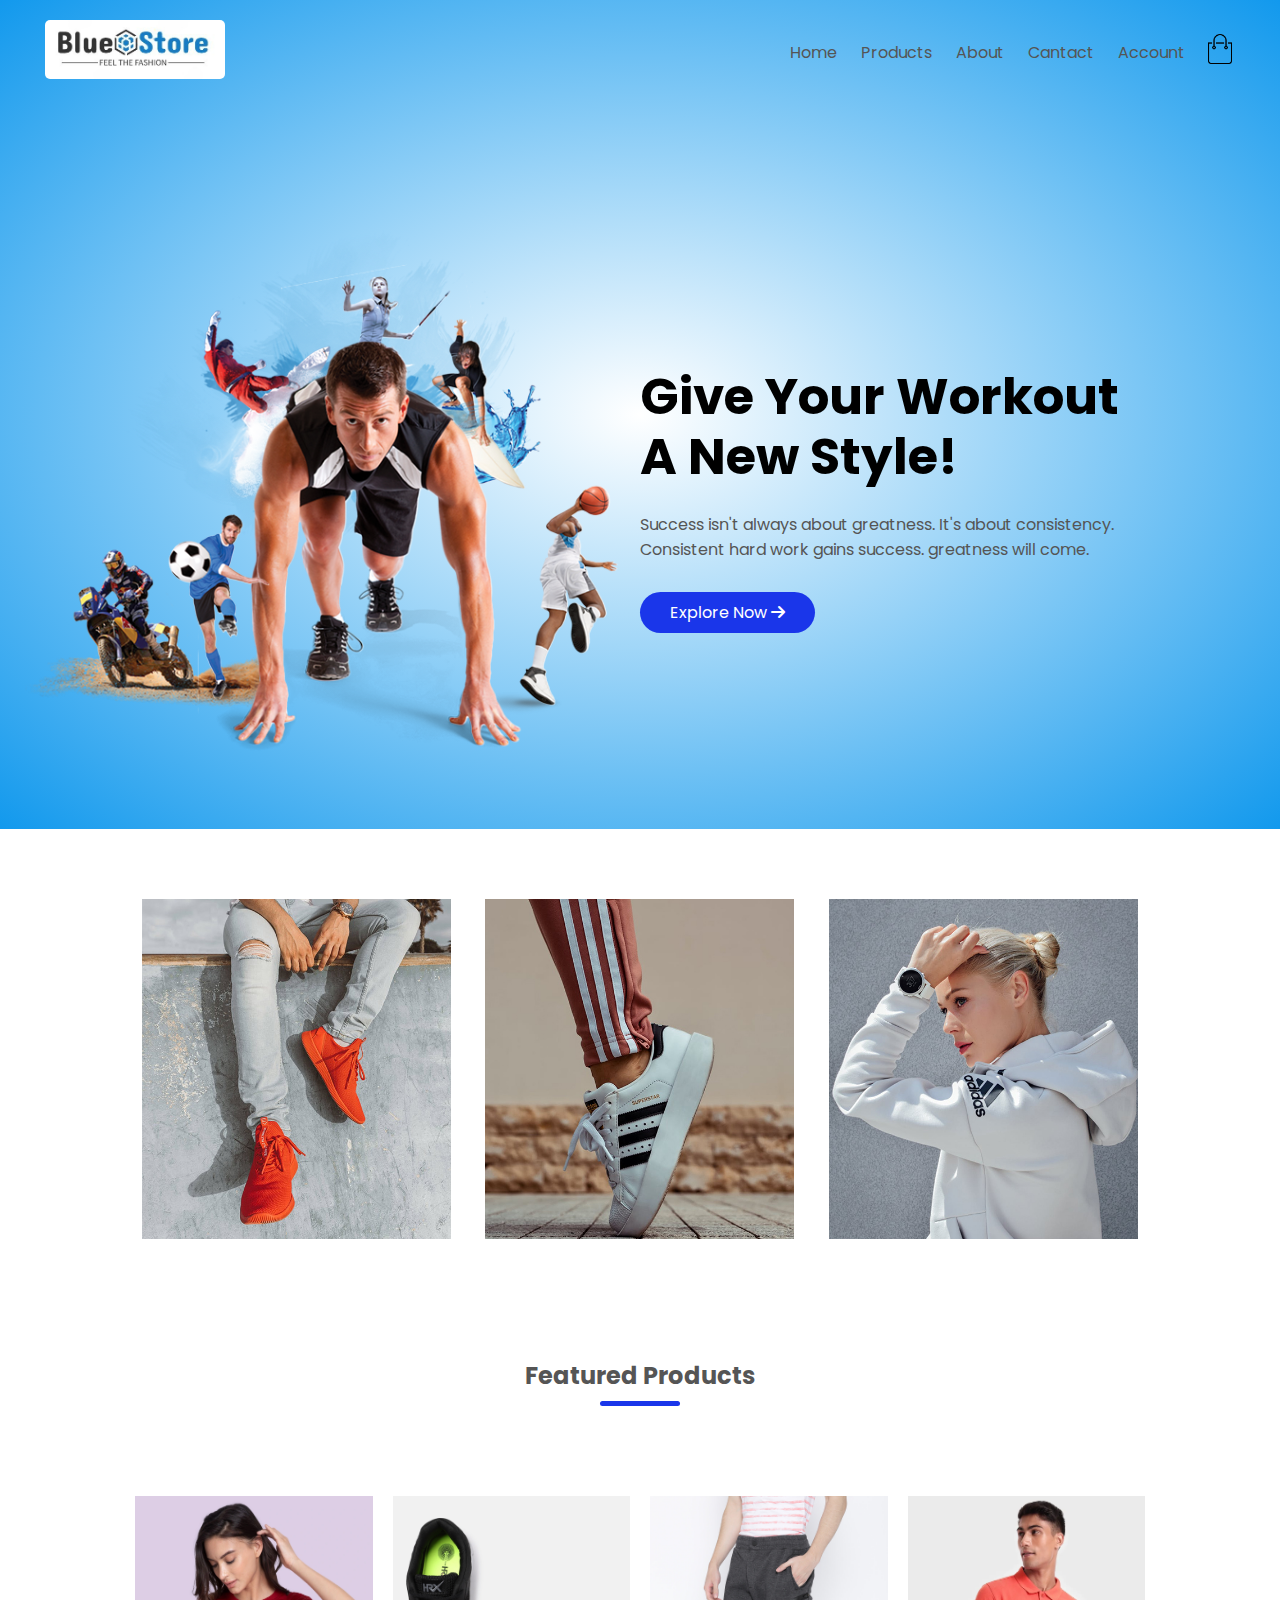
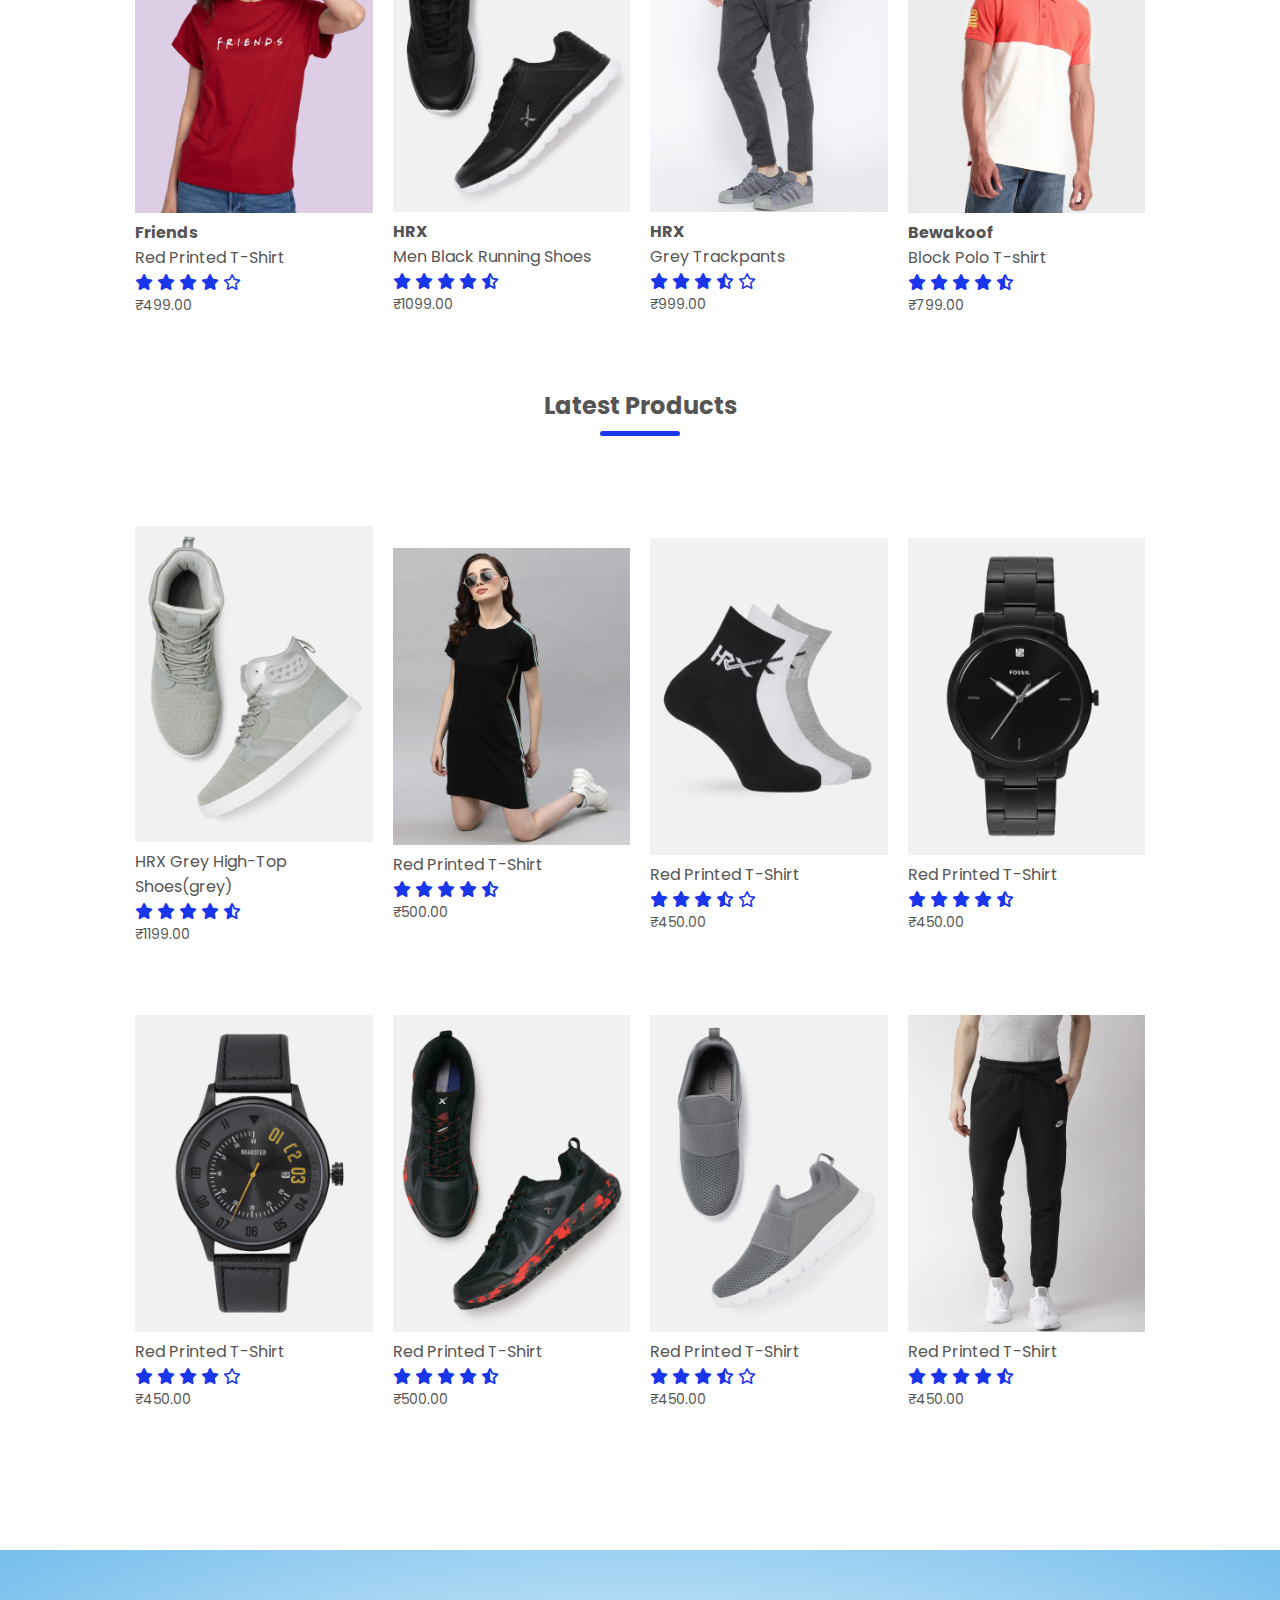
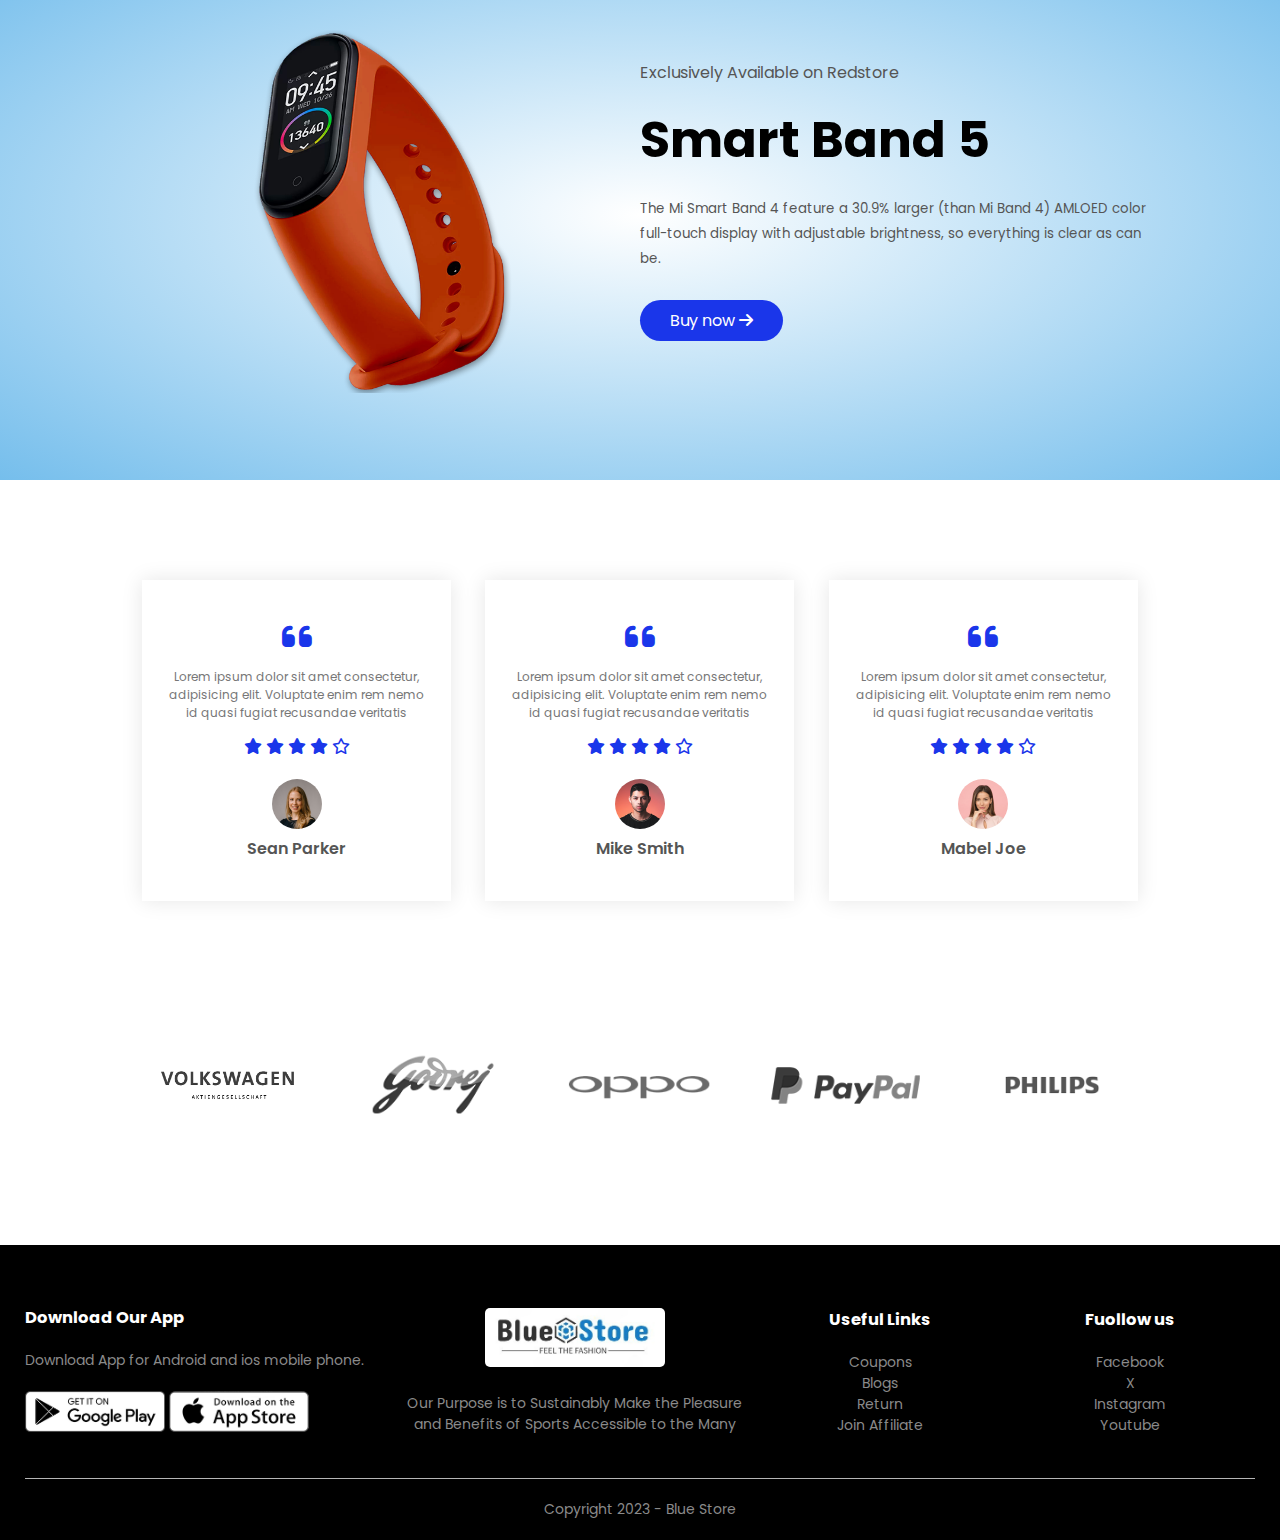
<file: index.html>
<!DOCTYPE html>
<html lang="en">
<head>
    <meta charset="UTF-8">
    <meta name="viewport" content="width=device-width, initial-scale=1.0">
    <title>Ecommerce</title>
    <link rel="icon" href="imgs/icon.png">
    <link rel="stylesheet" href="./style.css">
    <link rel="preconnect" href="https://fonts.googleapis.com">
    <link rel="preconnect" href="https://fonts.gstatic.com" crossorigin>
    <link href="https://fonts.googleapis.com/css2?family=Poppins:wght@300;400;500;600;700&display=swap" rel="stylesheet">
    <link rel="stylesheet" href="https://cdnjs.cloudflare.com/ajax/libs/font-awesome/6.4.2/css/all.min.css"/>
</head>
<body>

    <!------------- header section -------------->
    <div class="header">
        <div class="container">
            <div class="navbar"> 
                <div class="logo">
                    <a href="index.html"><img id="logo" src="imgs/blue-store.PNG" width="125px"></a>
                </div>
                <nav>
                    <ul id="MenuItems">
                        <li><a href="index.html">Home</a></li>
                        <li><a href="products.html">Products</a></li>
                        <li><a href="#about">About</a></li>
                        <li><a href="#contact">Cantact</a></li>
                        <li><a href="account.html">Account</a></li>
                    </ul>
                </nav>
                <a href="cart.html"><img src="imgs/cart.png" width="30px" height="30px"></a>
                <img src="imgs/menu.png" class="menu-icon" onclick="menutoggle()">
            </div>
            <div class="row">
                <div class="col-2">
                    <img src="imgs-copy/image1.png" alt="">
                </div>
                <div class="col-2">
                    <h1>Give Your Workout<br> A New Style!</h1>
                    <p>
                        Success isn't always about greatness. It's about
                        consistency. <br>Consistent hard work gains success. greatness
                        will come.
                    </p>
                    <a href="products.html" class="btn">Explore Now <i class="fa-solid fa-arrow-right"></i></a>
                </div>
            </div>
        </div>
    </div>

    <!----------- featured categories section -------------->
    <div class="categories">
        <div class="small-container">
            <div class="row">
                <div class="col-3">
                    <img src="imgs/category-1.jpg" alt="">
                </div>
                <div class="col-3">
                    <img src="imgs/category-2.jpg" alt="">
                </div>
                <div class="col-3">
                    <img src="imgs/category-3.jpg" alt="">
                </div>
            </div>
        </div>
    </div>

    <!----------- featured products ------------>
    <div class="small-container">
        <h2 class="title">Featured Products</h2>
        <div class="row">
            <div class="col-4">
                <a href="product-details.html"><img src="imgs-copy/product-1.jpg" height="317"></a>
                <a href="product-details.html">
                    <h4><b>Friends</b><br>Red Printed T-Shirt</h4>
                </a>
                <div class="rating">
                    <i class="fa fa-star"></i>
                    <i class="fa fa-star"></i>
                    <i class="fa fa-star"></i>
                    <i class="fa fa-star"></i>
                    <i class="fa fa-regular fa-star"></i>
                </div>
                <p>₹499.00</p>
            </div>
            <div class="col-4">
                <img src="imgs/product-2.jpg" alt="">
                <h4><b>HRX</b><br>Men Black Running Shoes</h4>
                <div class="rating">
                    <i class="fa fa-star"></i>
                    <i class="fa fa-star"></i>
                    <i class="fa fa-star"></i>
                    <i class="fa fa-star"></i>
                    <i class="fa fa-solid fa-star-half-stroke"></i>
                </div>
                <p>₹1099.00</p>
            </div>
            <div class="col-4">
                <img src="imgs/product-3.jpg" alt="">
                <h4><b>HRX</b><br>Grey Trackpants</h4>
                <div class="rating">
                    <i class="fa fa-star"></i>
                    <i class="fa fa-star"></i>
                    <i class="fa fa-star"></i>
                    <i class="fa fa-solid fa-star-half-stroke"></i>
                    <i class="fa fa-regular fa-star"></i>
                </div>
                <p>₹999.00</p>
            </div>
            <div class="col-4">
                <img src="imgs-copy/product-4.jpg" height="317">
                <h4><b>Bewakoof</b><br>Block Polo T-shirt</h4>
                <div class="rating">
                    <i class="fa fa-star"></i>
                    <i class="fa fa-star"></i>
                    <i class="fa fa-star"></i>
                    <i class="fa fa-star"></i>
                    <i class="fa fa-solid fa-star-half-stroke"></i>
                </div>
                <p>₹799.00</p>
            </div>
        </div>

        <h2 class="title">Latest Products</h2>
        <div class="row">
            <div class="col-4">
                <img src="imgs/product-5.jpg" alt="">
                <h4>HRX Grey High-Top Shoes(grey)</h4>
                <div class="rating">
                    <i class="fa fa-star"></i>
                    <i class="fa fa-star"></i>
                    <i class="fa fa-star"></i>
                    <i class="fa fa-star"></i>
                    <i class="fa fa-solid fa-star-half-stroke"></i>
                </div>
                <p>₹1199.00</p>
            </div>
            <div class="col-4">
                <img src="imgs-copy/product-6.jpg" alt="">
                <h4>Red Printed T-Shirt</h4>
                <div class="rating">
                    <i class="fa fa-star"></i>
                    <i class="fa fa-star"></i>
                    <i class="fa fa-star"></i>
                    <i class="fa fa-star"></i>
                    <i class="fa fa-solid fa-star-half-stroke"></i>
                </div>
                <p>₹500.00</p>
            </div>
            <div class="col-4">
                <img src="imgs/product-7.jpg" alt="">
                <h4>Red Printed T-Shirt</h4>
                <div class="rating">
                    <i class="fa fa-star"></i>
                    <i class="fa fa-star"></i>
                    <i class="fa fa-star"></i>
                    <i class="fa fa-solid fa-star-half-stroke"></i>
                    <i class="fa fa-regular fa-star"></i>
                </div>
                <p>₹450.00</p>
            </div>
            <div class="col-4">
                <img src="imgs/product-8.jpg" alt="">
                <h4>Red Printed T-Shirt</h4>
                <div class="rating">
                    <i class="fa fa-star"></i>
                    <i class="fa fa-star"></i>
                    <i class="fa fa-star"></i>
                    <i class="fa fa-star"></i>
                    <i class="fa fa-solid fa-star-half-stroke"></i>
                </div>
                <p>₹450.00</p>
            </div>
        </div>
        <div class="row">
            <div class="col-4">
                <img src="imgs/product-9.jpg" alt="">
                <h4>Red Printed T-Shirt</h4>
                <div class="rating">
                    <i class="fa fa-star"></i>
                    <i class="fa fa-star"></i>
                    <i class="fa fa-star"></i>
                    <i class="fa fa-star"></i>
                    <i class="fa fa-regular fa-star"></i>
                </div>
                <p>₹450.00</p>
            </div>
            <div class="col-4">
                <img src="imgs/product-10.jpg" alt="">
                <h4>Red Printed T-Shirt</h4>
                <div class="rating">
                    <i class="fa fa-star"></i>
                    <i class="fa fa-star"></i>
                    <i class="fa fa-star"></i>
                    <i class="fa fa-star"></i>
                    <i class="fa fa-solid fa-star-half-stroke"></i>
                </div>
                <p>₹500.00</p>
            </div>
            <div class="col-4">
                <img src="imgs/product-11.jpg" alt="">
                <h4>Red Printed T-Shirt</h4>
                <div class="rating">
                    <i class="fa fa-star"></i>
                    <i class="fa fa-star"></i>
                    <i class="fa fa-star"></i>
                    <i class="fa fa-solid fa-star-half-stroke"></i>
                    <i class="fa fa-regular fa-star"></i>
                </div>
                <p>₹450.00</p>
            </div>
            <div class="col-4">
                <img src="imgs/product-12.jpg" alt="">
                <h4>Red Printed T-Shirt</h4>
                <div class="rating">
                    <i class="fa fa-star"></i>
                    <i class="fa fa-star"></i>
                    <i class="fa fa-star"></i>
                    <i class="fa fa-star"></i>
                    <i class="fa fa-solid fa-star-half-stroke"></i>
                </div>
                <p>₹450.00</p>
            </div>
        </div>
    </div>

    <!---------- offer ----------->
    <div class="offer">
        <div class="small-container">
            <div class="row">
                <div class="col-2">
                    <img src="imgs/exclusive.png" class="offer-img">
                </div>
                <div class="col-2">
                    <p>Exclusively Available on Redstore</p>
                    <h1>Smart Band 5</h1>
                    <small>The Mi Smart Band 4 feature a 30.9% larger 
                        (than Mi Band 4) AMLOED color full-touch display 
                        with adjustable brightness, so everything is clear as can be.
                    </small><br>
                    <a href="" class="btn">Buy now <i class="fa-solid fa-arrow-right"></i></a>
                </div>
            </div>
        </div>
    </div>


    <!------------ testimonial --------------->

    <div class="testimonial" id="about">
        <div class="small-container">
            <div class="row">
                <div class="col-3">
                    <i class="fa fa-quote-left"></i>
                    <p>Lorem ipsum dolor sit amet consectetur, adipisicing elit. Voluptate enim rem nemo 
                        id quasi fugiat recusandae veritatis
                    </p>
                    <div class="rating">
                        <i class="fa fa-star"></i>
                        <i class="fa fa-star"></i>
                        <i class="fa fa-star"></i>
                        <i class="fa fa-star"></i>
                        <i class="fa fa-regular fa-star"></i>
                    </div>
                    <img src="imgs/user-1.png" alt="">
                    <h3>Sean Parker</h3>
                </div>
                <div class="col-3">
                    <i class="fa fa-quote-left"></i>
                    <p>Lorem ipsum dolor sit amet consectetur, adipisicing elit. Voluptate enim rem nemo 
                        id quasi fugiat recusandae veritatis
                    </p>
                    <div class="rating">
                        <i class="fa fa-star"></i>
                        <i class="fa fa-star"></i>
                        <i class="fa fa-star"></i>
                        <i class="fa fa-star"></i>
                        <i class="fa fa-regular fa-star"></i>
                    </div>
                    <img src="imgs/user-2.png" alt="">
                    <h3>Mike Smith</h3>
                </div>
                <div class="col-3">
                    <i class="fa fa-quote-left"></i>
                    <p>Lorem ipsum dolor sit amet consectetur, adipisicing elit. Voluptate enim rem nemo 
                        id quasi fugiat recusandae veritatis
                    </p>
                    <div class="rating">
                        <i class="fa fa-star"></i>
                        <i class="fa fa-star"></i>
                        <i class="fa fa-star"></i>
                        <i class="fa fa-star"></i>
                        <i class="fa fa-regular fa-star"></i>
                    </div>
                    <img src="imgs/user-3.png" alt="">
                    <h3>Mabel Joe</h3>
                </div>
            </div>
        </div>
    </div> 

    <!------------ brands --------------->

    <div class="brands">
        <div class="small-container">
            <div class="row">
                <div class="col-5">
                    <img src="imgs/logo-vw.png" width="180px">
                </div>
                <div class="col-5">
                    <img src="imgs/logo-godrej.png" width="180px">
                </div>
                <div class="col-5">
                    <img src="imgs/logo-oppo.png" alt="">
                </div>
                <div class="col-5">
                    <img src="imgs/logo-paypal.png" alt="">
                </div>
                <div class="col-5">
                    <img src="imgs/logo-philips.png" alt="">
                </div>
            </div>
        </div>
    </div>

    <!---------- footer ------------>

    <div class="footer" id="contact">
        <div class="container">
            <div class="row">
                <div class="footer-col-1">
                    <h3>Download Our App</h3>
                    <p>Download App for Android and ios mobile phone.</p>
                    <div class="app-logo">
                        <img src="imgs/play-store.png" alt="">
                        <img src="imgs/app-store.png" alt="">
                    </div>
                </div>
                <div class="footer-col-2">
                    <img src="imgs/blue-store.PNG" >
                    <p>Our Purpose is to Sustainably Make the Pleasure and
                        Benefits of Sports Accessible to the Many
                    </p>
                </div>
                <div class="footer-col-3">
                    <h3>Useful Links</h3>
                    <ul>
                        <li>Coupons</li>
                        <li>Blogs</li>
                        <li>Return</li>
                        <li>Join Affiliate</li>
                    </ul>
                </div>
                <div class="footer-col-4">
                    <h3>Fuollow us</h3>
                    <ul>
                        <li>Facebook</li>
                        <li>X</li>
                        <li>Instagram</li>
                        <li>Youtube</li>
                    </ul>
                </div>
            </div>
            <hr>
            <p class="copyright">Copyright 2023 - Blue Store</p>
        </div>
    </div>

    <!-------- JS for toggle menu ---------->

    <script>
        var MenuItems = document.getElementById("MenuItems");

        MenuItems.style.maxHeight = "0px";

        function menutoggle(){
            if(MenuItems.style.maxHeight == "0px"){
                MenuItems.style.maxHeight = "200px"
            }
            else{
                MenuItems.style.maxHeight = "0px"
            }
        }
    </script>

</body>
</html>
</file>
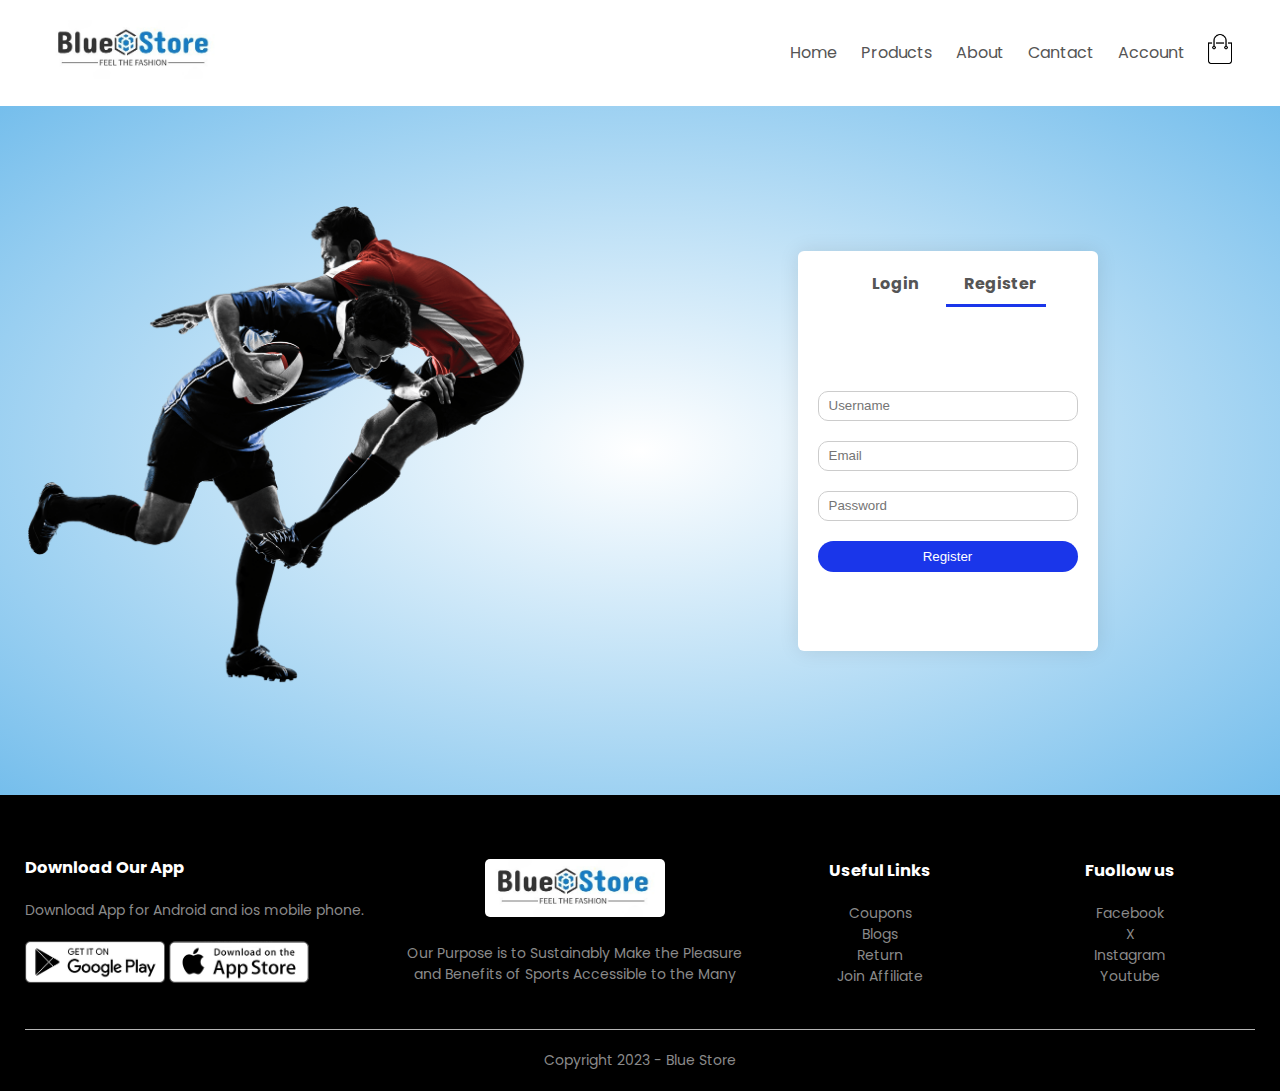
<file: account.html>
<!DOCTYPE html>
<html lang="en">
<head>
    <meta charset="UTF-8">
    <meta name="viewport" content="width=device-width, initial-scale=1.0">
    <title>Account</title>
    <link rel="icon" href="imgs/icon.png">
    <link rel="stylesheet" href="./style.css">
    <link rel="preconnect" href="https://fonts.googleapis.com">
    <link rel="preconnect" href="https://fonts.gstatic.com" crossorigin>
    <link href="https://fonts.googleapis.com/css2?family=Poppins:wght@300;400;500;600;700&display=swap" rel="stylesheet">
    <link rel="stylesheet" href="https://cdnjs.cloudflare.com/ajax/libs/font-awesome/6.4.2/css/all.min.css"/>
</head>
<body>

    <!------------- header section -------------->

        <div class="container">
            <div class="navbar"> 
                <div class="logo">
                    <a href="index.html"><img id="logo" src="imgs/blue-store.PNG" width="125px"></a>
                </div>
                <nav>
                    <ul id="MenuItems">
                        <li><a href="index.html">Home</a></li>
                        <li><a href="products.html">Products</a></li>
                        <li><a href="#">About</a></li>
                        <li><a href="#contact">Cantact</a></li>
                        <li><a href="account.html">Account</a></li>
                    </ul>
                </nav>
                <a href="cart.html"><img src="imgs/cart.png" width="30px" height="30px"></a>
                <img src="imgs/menu.png" class="menu-icon" onclick="menutoggle()">
            </div>
        </div>

    <!---------- account page ------------->

    <div class="account-page">
        <div class="container">
            <div class="row">
                <div class="col-2">
                    <img src="imgs-copy/account-page.png" width="500px">
                </div>

                <div class="col-2">
                    <div class="form-container">
                        <div class="form-btn">
                            <span onclick="login()">Login</span>
                            <span onclick="register()">Register</span>
                            <hr id="Indicator">
                        </div>

                        <form id="LoginForm">
                            <input type="text" placeholder="Username">
                            <input type="password" placeholder="Password">
                            <button type="submit" class="btn">Login</button>
                            <a href="#">Forgot Password?</a>
                        </form>

                        <form id="RegForm">
                            <input type="text" placeholder="Username">
                            <input type="email" placeholder="Email">
                            <input type="password" placeholder="Password">
                            <button type="submit" class="btn">Register</button>
                        </form>
                    </div>
                </div>
            </div>
        </div>
    </div>

    <!---------- footer ------------>

    <div class="footer" id="contact">
        <div class="container">
            <div class="row">
                <div class="footer-col-1">
                    <h3>Download Our App</h3>
                    <p>Download App for Android and ios mobile phone.</p>
                    <div class="app-logo">
                        <img src="imgs/play-store.png" alt="">
                        <img src="imgs/app-store.png" alt="">
                    </div>
                </div>
                <div class="footer-col-2">
                    <img src="imgs/blue-store.PNG" >
                    <p>Our Purpose is to Sustainably Make the Pleasure and
                        Benefits of Sports Accessible to the Many
                    </p>
                </div>
                <div class="footer-col-3">
                    <h3>Useful Links</h3>
                    <ul>
                        <li>Coupons</li>
                        <li>Blogs</li>
                        <li>Return</li>
                        <li>Join Affiliate</li>
                    </ul>
                </div>
                <div class="footer-col-4">
                    <h3>Fuollow us</h3>
                    <ul>
                        <li>Facebook</li>
                        <li>X</li>
                        <li>Instagram</li>
                        <li>Youtube</li>
                    </ul>
                </div>
            </div>
            <hr>
            <p class="copyright">Copyright 2023 - Blue Store</p>
        </div>
    </div>

    <!-------- JS for toggle menu ---------->

    <script>
        var MenuItems = document.getElementById("MenuItems");

        MenuItems.style.maxHeight = "0px";

        function menutoggle(){
            if(MenuItems.style.maxHeight == "0px"){
                MenuItems.style.maxHeight = "200px"
            }
            else{
                MenuItems.style.maxHeight = "0px"
            }
        }
    </script>

    <!------- JS for toggle Form ----------->

    <script>
        
        var LoginForm = document.getElementById("LoginForm");
        var RegForm = document.getElementById("RegForm");
        var Indicator = document.getElementById("Indicator");

        function register(){
            RegForm.style.transform = "translateX(0px)";
            LoginForm.style.transform = "translateX(0px)";
            Indicator.style.transform = "translateX(100px)";
        }

        function login(){
            RegForm.style.transform = "translateX(300px)";
            LoginForm.style.transform = "translateX(300px)";
            Indicator.style.transform = "translateX(0px)";
        }

    </script>


</body>
</html>
</file>
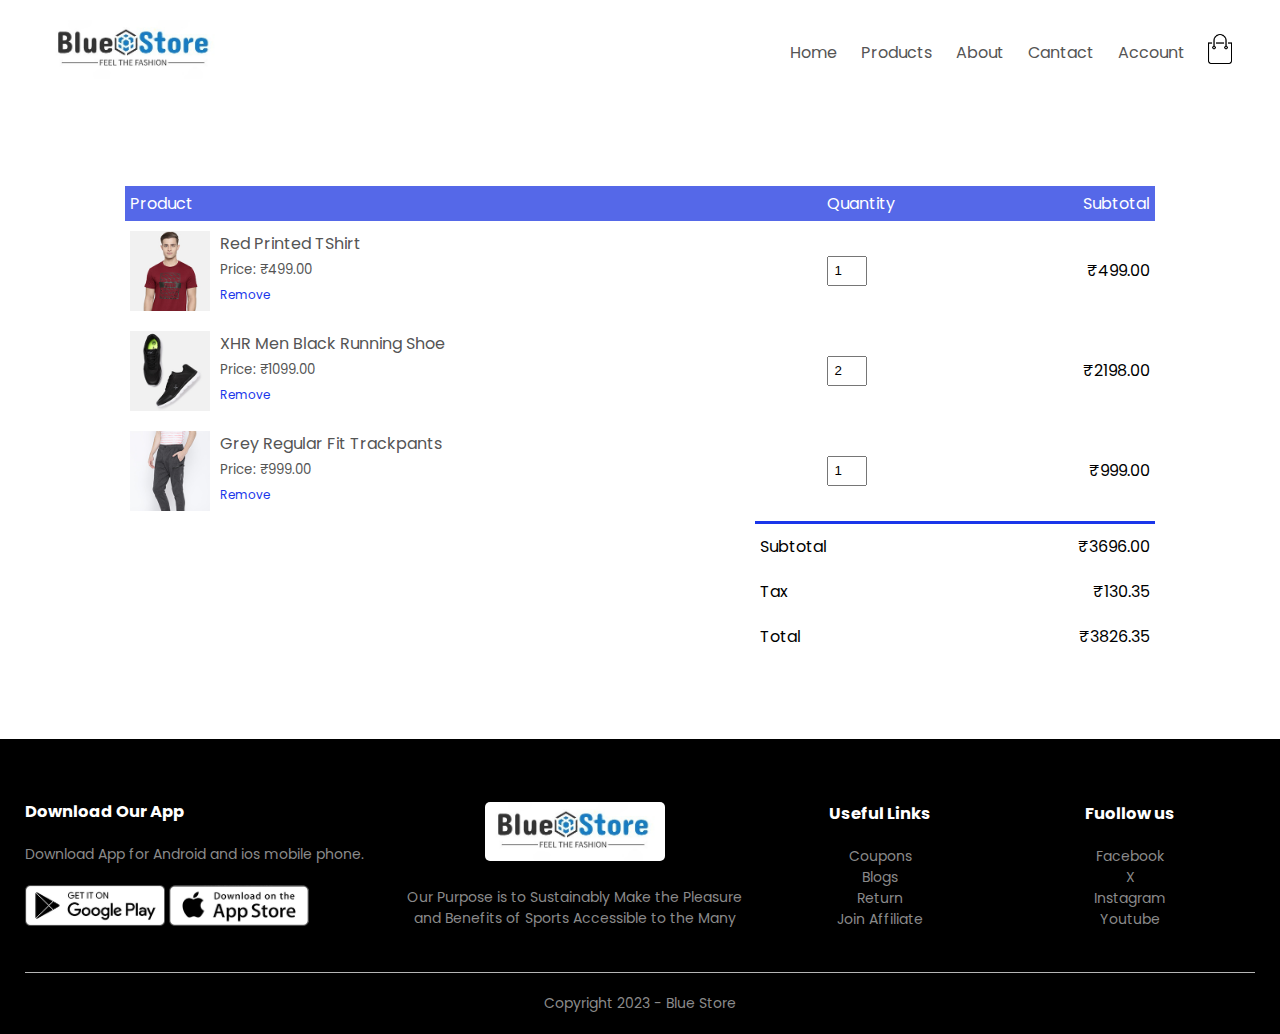
<file: cart-test.html>
<!DOCTYPE html>
<html lang="en">
<head>
    <meta charset="UTF-8">
    <meta name="viewport" content="width=device-width, initial-scale=1.0">
    <title>Cart</title>
    <link rel="icon" href="imgs/icon.png">
    <link rel="stylesheet" href="./style.css">
    <link rel="preconnect" href="https://fonts.googleapis.com">
    <link rel="preconnect" href="https://fonts.gstatic.com" crossorigin>
    <link href="https://fonts.googleapis.com/css2?family=Poppins:wght@300;400;500;600;700&display=swap" rel="stylesheet">
    <link rel="stylesheet" href="https://cdnjs.cloudflare.com/ajax/libs/font-awesome/6.4.2/css/all.min.css"/>
</head>
<body>

    <!------------- header section -------------->

        <div class="container">
            <div class="navbar"> 
                <div class="logo">
                    <a href="index.html"><img id="logo" src="imgs/blue-store.PNG" width="125px"></a>
                </div>
                <nav>
                    <ul id="MenuItems">
                        <li><a href="index.html">Home</a></li>
                        <li><a href="products.html">Products</a></li>
                        <li><a href="#">About</a></li>
                        <li><a href="#contact">Cantact</a></li>
                        <li><a href="account.html">Account</a></li>
                    </ul>
                </nav>
                <a href="cart.html"><img src="imgs/cart.png" width="30px" height="30px"></a>
                <img src="imgs/menu.png" class="menu-icon" onclick="menutoggle()">
            </div>
        </div>

    <!---------- cart items details ------------->

    <div class="small-container cart-page">

        <table>
            <tr>
                <th>Product</th>
                <th>Quantity</th>
                <th>Subtotal</th>
            </tr>
            <tr>
                <td>
                    <div class="cart-info">
                        <img src="imgs/buy-1.jpg" alt="">
                        <div>
                            <p>Red Printed TShirt</p>
                            <small>Price: ₹499.00</small>
                            <br>
                            <a href="">Remove</a>
                        </div>
                    </div>
                </td>
                <td>
                    <input onchange="calc()" type="number" value="1" id="nP1">
                </td>
                <td id="tP1">₹499.00</td>
            </tr>
            <tr>
                <td>
                    <div class="cart-info">
                        <img src="imgs/buy-2.jpg" alt="">
                        <div>
                            <p>XHR Men Black Running Shoe</p>
                            <small>Price: ₹1099.00</small>
                            <br>
                            <a href="">Remove</a>
                        </div>
                    </div>
                </td>
                <td><input onchange="calc()" type="number" value="2" id="nP2"></td>
                <td id="tP2">₹2198.00</td>
            </tr>
            <tr>
                <td>
                    <div class="cart-info">
                        <img src="imgs/buy-3.jpg" alt="">
                        <div>
                            <p>Grey Regular Fit Trackpants</p>
                            <small>Price: ₹999.00</small>
                            <br>
                            <a href="">Remove</a>
                        </div>
                    </div>
                </td>
                <td><input onchange="calc()" type="number" value="1" id="nP3"></td>
                <td id="tP3">₹999.00</td>
            </tr>
        </table>

        <div class="total-price">

            <table>
                <tr>
                    <td>Subtotal</td>
                    <td id="sub">₹3696.00</td>
                </tr>
                <tr>
                    <td>Tax</td>
                    <td>₹130.35</td>
                </tr>
                <tr>
                    <td>Total</td>
                    <td id="total">₹3826.35</td>
                </tr>
            </table>

        </div>

    </div>
    
 
    <!---------- footer ------------>

    <div class="footer" id="contact">
        <div class="container">
            <div class="row">
                <div class="footer-col-1">
                    <h3>Download Our App</h3>
                    <p>Download App for Android and ios mobile phone.</p>
                    <div class="app-logo">
                        <img src="imgs/play-store.png" alt="">
                        <img src="imgs/app-store.png" alt="">
                    </div>
                </div>
                <div class="footer-col-2">
                    <img src="imgs/blue-store.PNG" >
                    <p>Our Purpose is to Sustainably Make the Pleasure and
                        Benefits of Sports Accessible to the Many
                    </p>
                </div>
                <div class="footer-col-3">
                    <h3>Useful Links</h3>
                    <ul>
                        <li>Coupons</li>
                        <li>Blogs</li>
                        <li>Return</li>
                        <li>Join Affiliate</li>
                    </ul>
                </div>
                <div class="footer-col-4">
                    <h3>Fuollow us</h3>
                    <ul>
                        <li>Facebook</li>
                        <li>X</li>
                        <li>Instagram</li>
                        <li>Youtube</li>
                    </ul>
                </div>
            </div>
            <hr>
            <p class="copyright">Copyright 2023 - Blue Store</p>
        </div>
    </div>

    <!-------- JS for toggle menu ---------->

    <script>
        var MenuItems = document.getElementById("MenuItems");

        MenuItems.style.maxHeight = "0px";

        function menutoggle(){
            if(MenuItems.style.maxHeight == "0px"){
                MenuItems.style.maxHeight = "200px"
            }
            else{
                MenuItems.style.maxHeight = "0px"
            }
        }
    </script>

    <script>

        var nP1 = document.getElementById("nP1");
        var tP1 = document.getElementById("tP1");

        var nP2 = document.getElementById("nP2");
        var tP2 = document.getElementById("tP2");

        var sub = document.getElementById("sub");
        var total = document.getElementById("total");

        function calc(){
            var i = nP1.value;
            var op1 = 499*i;
            val1 = "₹" + op1 + ".00"
            tP1.innerHTML = val1;
            nP1.innerHTML = i;

            var j = nP2.value;
            var op2 = 1099*j
            val2 = "₹" + op2 + ".00"
            tP2.innerHTML = val2;
            nP2.innerHTML = j;

            var k = nP3.value;
            var op3 = 999*k;
            val3 = "₹" + op3 + ".00"
            tP3.innerHTML = val3;
            nP3.innerHTML = k;

            var sTotal = op1+op2+op3;
            var Total = sTotal + 130.35;

            sub.innerHTML = "₹" + sTotal + ".00";
            total.innerHTML = "₹" + Total;
             
        }

    </script>


</body>
</html>
</file>
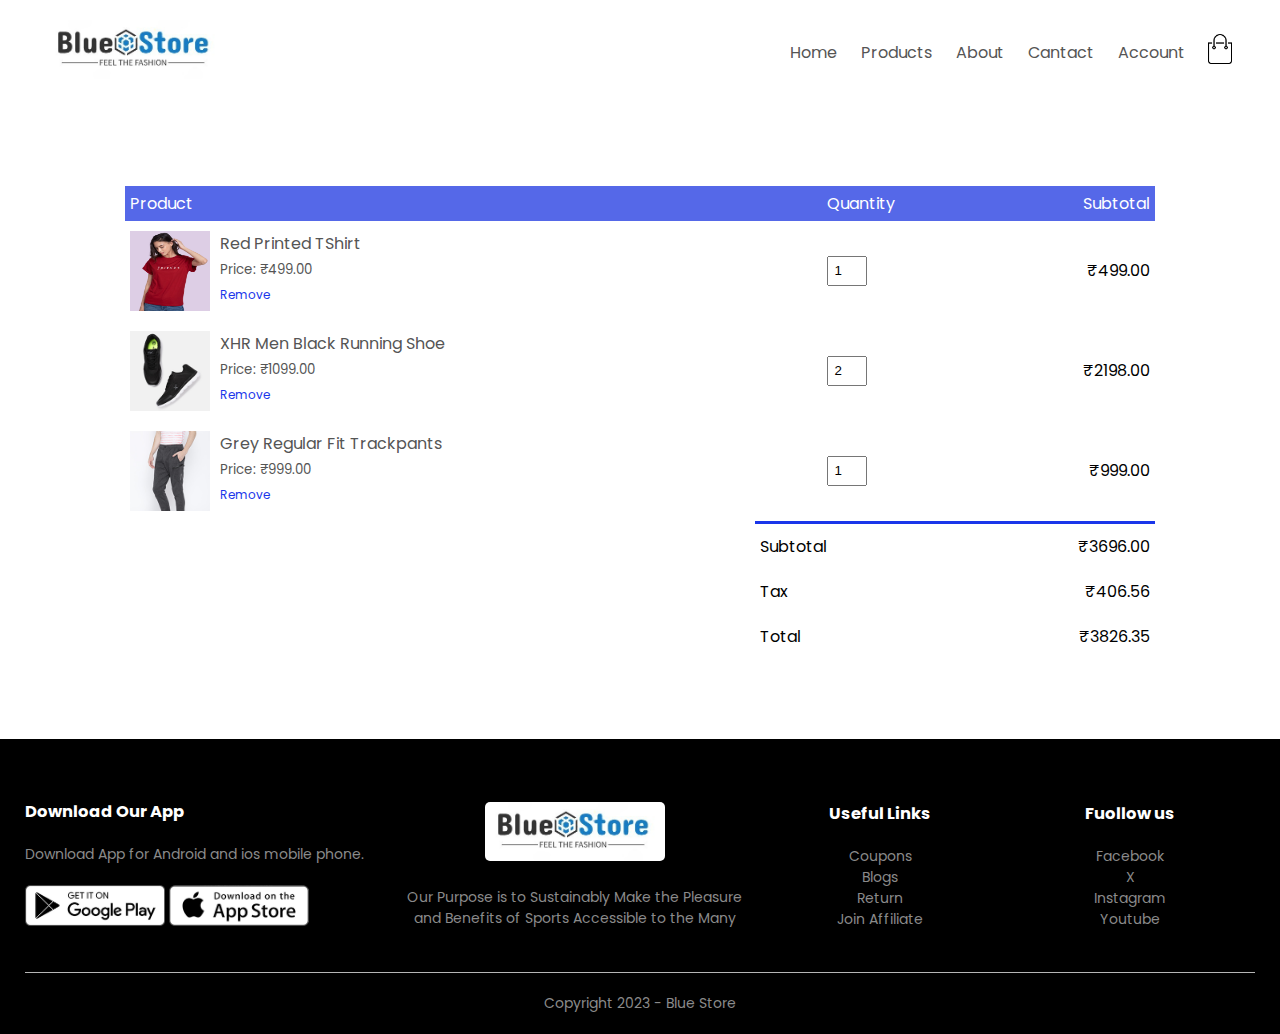
<file: cart.html>
<!DOCTYPE html>
<html lang="en">
<head>
    <meta charset="UTF-8">
    <meta name="viewport" content="width=device-width, initial-scale=1.0">
    <title>Cart</title>
    <link rel="icon" href="imgs/icon.png">
    <link rel="stylesheet" href="./style.css">
    <link rel="preconnect" href="https://fonts.googleapis.com">
    <link rel="preconnect" href="https://fonts.gstatic.com" crossorigin>
    <link href="https://fonts.googleapis.com/css2?family=Poppins:wght@300;400;500;600;700&display=swap" rel="stylesheet">
    <link rel="stylesheet" href="https://cdnjs.cloudflare.com/ajax/libs/font-awesome/6.4.2/css/all.min.css"/>
</head>
<body>

    <!------------- header section -------------->

        <div class="container">
            <div class="navbar"> 
                <div class="logo">
                    <a href="index.html"><img id="logo" src="imgs/blue-store.PNG" width="125px"></a>
                </div>
                <nav>
                    <ul id="MenuItems">
                        <li><a href="index.html">Home</a></li>
                        <li><a href="products.html">Products</a></li>
                        <li><a href="#">About</a></li>
                        <li><a href="#contact">Cantact</a></li>
                        <li><a href="account.html">Account</a></li>
                    </ul>
                </nav>
                <a href="cart.html"><img src="imgs/cart.png" width="30px" height="30px"></a>
                <img src="imgs/menu.png" class="menu-icon" onclick="menutoggle()">
            </div>
        </div>

    <!---------- cart items details ------------->

    <div class="small-container cart-page">

        <table>
            <tr>
                <th>Product</th>
                <th>Quantity</th>
                <th>Subtotal</th>
            </tr>
            <tr>
                <td>
                    <div class="cart-info">
                        <img src="imgs-copy/buy-1.jpg" alt="">
                        <div>
                            <p>Red Printed TShirt</p>
                            <small>Price: ₹499.00</small>
                            <br>
                            <a href="">Remove</a>
                        </div>
                    </div>
                </td>
                <td>
                    <input onchange="calc()" type="number" value="1" id="nP1">
                </td>
                <td id="tP1">₹499.00</td>
            </tr>
            <tr>
                <td>
                    <div class="cart-info">
                        <img src="imgs/buy-2.jpg" alt="">
                        <div>
                            <p>XHR Men Black Running Shoe</p>
                            <small>Price: ₹1099.00</small>
                            <br>
                            <a href="">Remove</a>
                        </div>
                    </div>
                </td>
                <td><input onchange="calc()" type="number" value="2" id="nP2"></td>
                <td id="tP2">₹2198.00</td>
            </tr>
            <tr>
                <td>
                    <div class="cart-info">
                        <img src="imgs/buy-3.jpg" alt="">
                        <div>
                            <p>Grey Regular Fit Trackpants</p>
                            <small>Price: ₹999.00</small>
                            <br>
                            <a href="">Remove</a>
                        </div>
                    </div>
                </td>
                <td><input onchange="calc()" type="number" value="1" id="nP3"></td>
                <td id="tP3">₹999.00</td>
            </tr>
        </table>

        <div class="total-price">

            <table>
                <tr>
                    <td>Subtotal</td>
                    <td id="sub">₹3696.00</td>
                </tr>
                <tr>
                    <td>Tax</td>
                    <td id="tax">₹406.56</td>
                </tr>
                <tr>
                    <td>Total</td>
                    <td id="total">₹3826.35</td>
                </tr>
            </table>

        </div>

    </div>
    
 
    <!---------- footer ------------>

    <div class="footer" id="contact">
        <div class="container">
            <div class="row">
                <div class="footer-col-1">
                    <h3>Download Our App</h3>
                    <p>Download App for Android and ios mobile phone.</p>
                    <div class="app-logo">
                        <img src="imgs/play-store.png" alt="">
                        <img src="imgs/app-store.png" alt="">
                    </div>
                </div>
                <div class="footer-col-2">
                    <img src="imgs/blue-store.PNG" >
                    <p>Our Purpose is to Sustainably Make the Pleasure and
                        Benefits of Sports Accessible to the Many
                    </p>
                </div>
                <div class="footer-col-3">
                    <h3>Useful Links</h3>
                    <ul>
                        <li>Coupons</li>
                        <li>Blogs</li>
                        <li>Return</li>
                        <li>Join Affiliate</li>
                    </ul>
                </div>
                <div class="footer-col-4">
                    <h3>Fuollow us</h3>
                    <ul>
                        <li>Facebook</li>
                        <li>X</li>
                        <li>Instagram</li>
                        <li>Youtube</li>
                    </ul>
                </div>
            </div>
            <hr>
            <p class="copyright">Copyright 2023 - Blue Store</p>
        </div>
    </div>

    <!-------- JS for toggle menu ---------->

    <script>
        var MenuItems = document.getElementById("MenuItems");

        MenuItems.style.maxHeight = "0px";

        function menutoggle(){
            if(MenuItems.style.maxHeight == "0px"){
                MenuItems.style.maxHeight = "200px"
            }
            else{
                MenuItems.style.maxHeight = "0px"
            }
        }
    </script>

    <script>

        var nP1 = document.getElementById("nP1");
        var tP1 = document.getElementById("tP1");

        var nP2 = document.getElementById("nP2");
        var tP2 = document.getElementById("tP2");

        var sub = document.getElementById("sub");
        var tax = document.getElementById("tax");
        var total = document.getElementById("total");

        function calc(){
            var i = nP1.value;
            var op1 = 499*i;
            val1 = "₹" + op1 + ".00"
            tP1.innerHTML = val1;
            nP1.innerHTML = i;

            var j = nP2.value;
            var op2 = 1099*j
            val2 = "₹" + op2 + ".00"
            tP2.innerHTML = val2;
            nP2.innerHTML = j;

            var k = nP3.value;
            var op3 = 999*k;
            val3 = "₹" + op3 + ".00"
            tP3.innerHTML = val3;
            nP3.innerHTML = k;

            var sTotal = op1+op2+op3;
            var Tax = sTotal * 0.11;
            Tax.toFixed(2);
            var Total = sTotal + Tax;

            sub.innerHTML = "₹" + sTotal + ".00";
            tax.innerHTML = "₹" + Tax ;
            total.innerHTML = "₹" + Total;
             
        }

    </script>


</body>
</html>
</file>
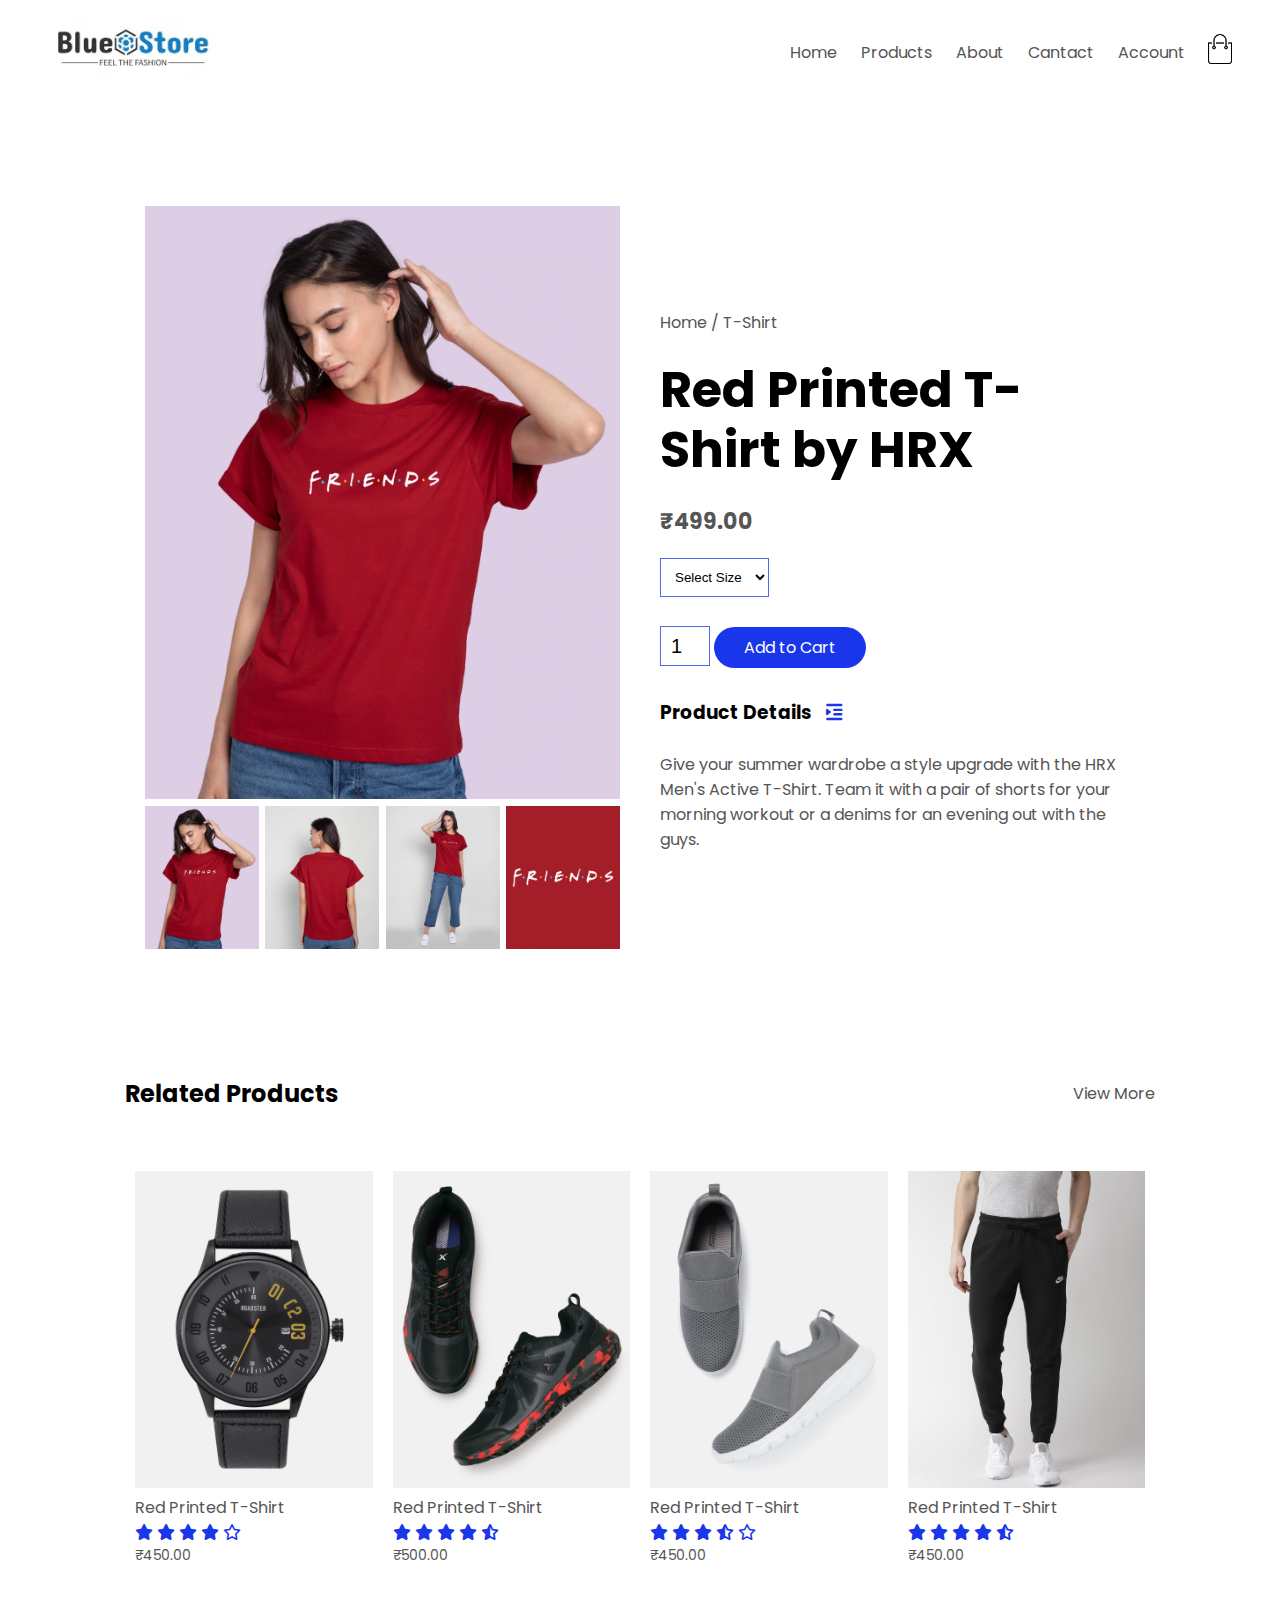
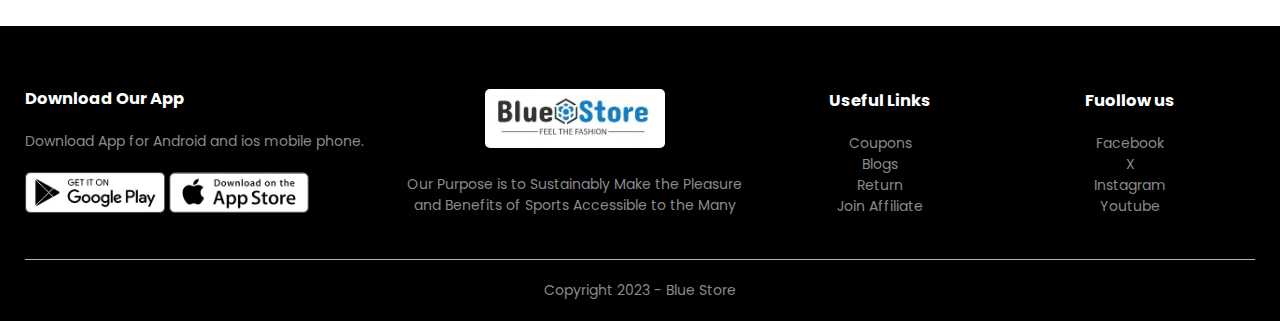
<file: product-details.html>
<!DOCTYPE html>
<html lang="en">
<head>
    <meta charset="UTF-8">
    <meta name="viewport" content="width=device-width, initial-scale=1.0">
    <title>Product Details</title>
    <link rel="icon" href="imgs/icon.png">
    <link rel="stylesheet" href="./style.css">
    <link rel="preconnect" href="https://fonts.googleapis.com">
    <link rel="preconnect" href="https://fonts.gstatic.com" crossorigin>
    <link href="https://fonts.googleapis.com/css2?family=Poppins:wght@300;400;500;600;700&display=swap" rel="stylesheet">
    <link rel="stylesheet" href="https://cdnjs.cloudflare.com/ajax/libs/font-awesome/6.4.2/css/all.min.css"/>
</head>
<body>

    <!------------- header section -------------->

        <div class="container">
            <div class="navbar"> 
                <div class="logo">
                    <a href="index.html"><img id="logo" src="imgs/blue-store.PNG" width="125px"></a>
                </div>
                <nav>
                    <ul id="MenuItems">
                        <li><a href="index.html">Home</a></li>
                        <li><a href="products.html">Products</a></li>
                        <li><a href="#">About</a></li>
                        <li><a href="#contact">Cantact</a></li>
                        <li><a href="account.html">Account</a></li>
                    </ul>
                </nav>
                <a href="cart.html"><img src="imgs/cart.png" width="30px" height="30px"></a>
                <img src="imgs/menu.png" class="menu-icon" onclick="menutoggle()">
            </div>
        </div>

    <!--------- single product details ------------>

    <div class="small-container single-product">
        <div class="row">
            <div class="col-2">
                <img src="imgs-copy/gallery-1.jpg" width="100%" id="productImg">

                <div class="small-img-row">
                    <div class="small-img-col">
                        <img src="imgs-copy/gallery-1.jpg" width="100%" class="small-img">
                    </div>
                    <div class="small-img-col">
                        <img src="imgs-copy/gallery-2.jpg" width="100%" class="small-img">
                    </div>
                    <div class="small-img-col">
                        <img src="imgs-copy/gallery-3.jpg" width="100%" class="small-img">
                    </div>
                    <div class="small-img-col">
                        <img src="imgs-copy/gallery-4.jpg" width="100%" class="small-img">
                    </div>
                </div>



            </div>
            <div class="col-2">
                <p>Home / T-Shirt</p>
                <h1>Red Printed T-Shirt by HRX</h1>
                <h4>₹499.00</h4>
                <select>
                    <option >Select Size</option>
                    <option >XXL</option>
                    <option >XL</option>
                    <option >Large</option>
                    <option >Medium</option>
                    <option >Small</option>
                </select>
                <input type="number" value="1">
                <a href="" class="btn">Add to Cart</a>

                <h3>Product Details <i class="fa fa-indent"></i></h3>
                <br>
                <p>Give your summer wardrobe a style upgrade with the HRX
                    Men's Active T-Shirt. Team it with a pair of shorts for 
                    your morning workout or a denims for an evening out with the guys.
                </p>
            </div>
        </div>
    </div>

    <!--------- title --------->

    <div class="small-container">
        <div class="row row-2">
            <h2>Related Products</h2>
            <p>View More</p>
        </div>
    </div>

    <!--------- products ------>

    <div class="small-container">
        
        <div class="row">
            <div class="col-4">
                <img src="imgs/product-9.jpg" alt="">
                <h4>Red Printed T-Shirt</h4>
                <div class="rating">
                    <i class="fa fa-star"></i>
                    <i class="fa fa-star"></i>
                    <i class="fa fa-star"></i>
                    <i class="fa fa-star"></i>
                    <i class="fa fa-regular fa-star"></i>
                </div>
                <p>₹450.00</p>
            </div>
            <div class="col-4">
                <img src="imgs/product-10.jpg" alt="">
                <h4>Red Printed T-Shirt</h4>
                <div class="rating">
                    <i class="fa fa-star"></i>
                    <i class="fa fa-star"></i>
                    <i class="fa fa-star"></i>
                    <i class="fa fa-star"></i>
                    <i class="fa fa-solid fa-star-half-stroke"></i>
                </div>
                <p>₹500.00</p>
            </div>
            <div class="col-4">
                <img src="imgs/product-11.jpg" alt="">
                <h4>Red Printed T-Shirt</h4>
                <div class="rating">
                    <i class="fa fa-star"></i>
                    <i class="fa fa-star"></i>
                    <i class="fa fa-star"></i>
                    <i class="fa fa-solid fa-star-half-stroke"></i>
                    <i class="fa fa-regular fa-star"></i>
                </div>
                <p>₹450.00</p>
            </div>
            <div class="col-4">
                <img src="imgs/product-12.jpg" alt="">
                <h4>Red Printed T-Shirt</h4>
                <div class="rating">
                    <i class="fa fa-star"></i>
                    <i class="fa fa-star"></i>
                    <i class="fa fa-star"></i>
                    <i class="fa fa-star"></i>
                    <i class="fa fa-solid fa-star-half-stroke"></i>
                </div>
                <p>₹450.00</p>
            </div>
        </div>


    </div>
 
    <!---------- footer ------------>

    <div class="footer" id="contact">
        <div class="container">
            <div class="row">
                <div class="footer-col-1">
                    <h3>Download Our App</h3>
                    <p>Download App for Android and ios mobile phone.</p>
                    <div class="app-logo">
                        <img src="imgs/play-store.png" alt="">
                        <img src="imgs/app-store.png" alt="">
                    </div>
                </div>
                <div class="footer-col-2">
                    <img src="imgs/blue-store.PNG" >
                    <p>Our Purpose is to Sustainably Make the Pleasure and
                        Benefits of Sports Accessible to the Many
                    </p>
                </div>
                <div class="footer-col-3">
                    <h3>Useful Links</h3>
                    <ul>
                        <li>Coupons</li>
                        <li>Blogs</li>
                        <li>Return</li>
                        <li>Join Affiliate</li>
                    </ul>
                </div>
                <div class="footer-col-4">
                    <h3>Fuollow us</h3>
                    <ul>
                        <li>Facebook</li>
                        <li>X</li>
                        <li>Instagram</li>
                        <li>Youtube</li>
                    </ul>
                </div>
            </div>
            <hr>
            <p class="copyright">Copyright 2023 - Blue Store</p>
        </div>
    </div>

    <!-------- JS for toggle menu ---------->

    <script>
        var MenuItems = document.getElementById("MenuItems");

        MenuItems.style.maxHeight = "0px";

        function menutoggle(){
            if(MenuItems.style.maxHeight == "0px"){
                MenuItems.style.maxHeight = "200px"
            }
            else{
                MenuItems.style.maxHeight = "0px"
            }
        }
    </script>

    <!------- JS for product gallery --------->

    <script>

        var ProductImg = document.getElementById("productImg");
        var SmallImg = document.getElementsByClassName("small-img");

        SmallImg[0].onclick = function(){
            ProductImg.src = SmallImg[0].src;
        }

        SmallImg[1].onclick = function(){
            ProductImg.src = SmallImg[1].src;
        }

        SmallImg[2].onclick = function(){
            ProductImg.src = SmallImg[2].src;
        }

        SmallImg[3].onclick = function(){
            ProductImg.src = SmallImg[3].src;
        }

    </script>

</body>
</html>
</file>
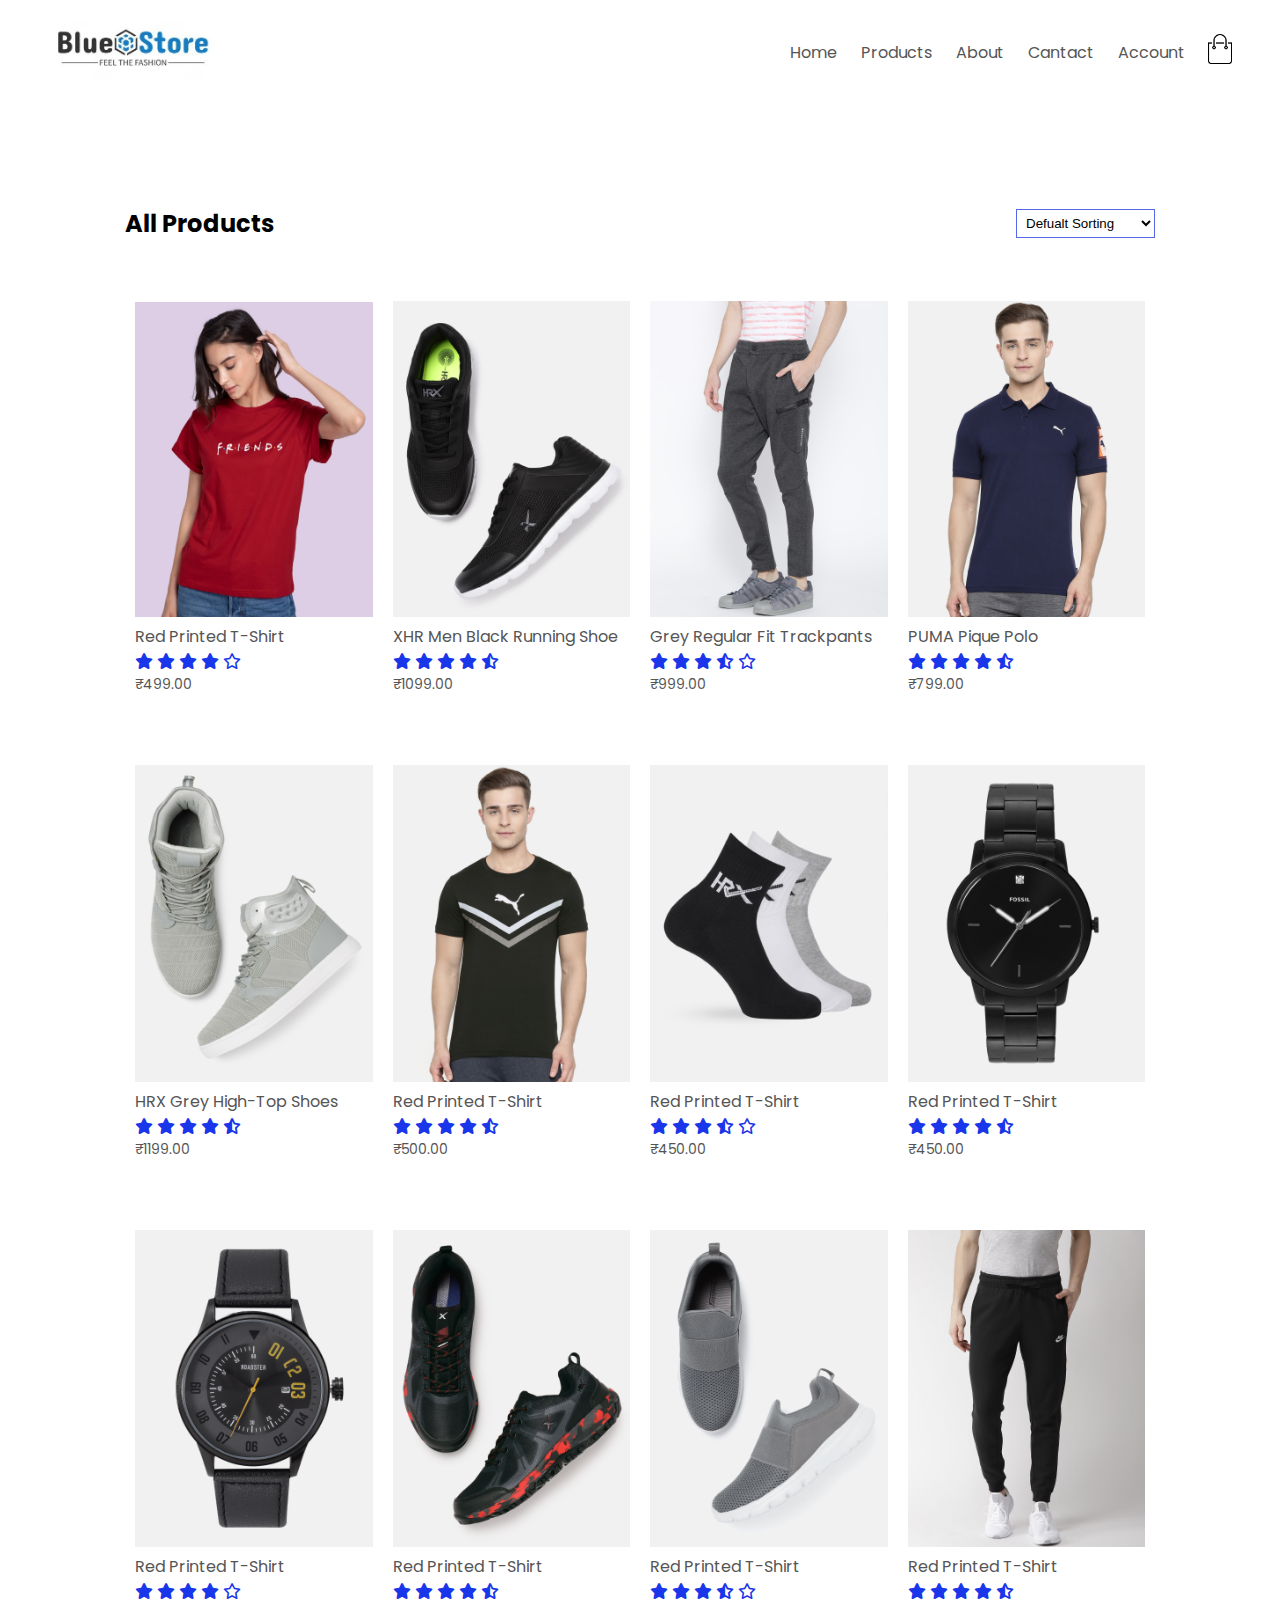
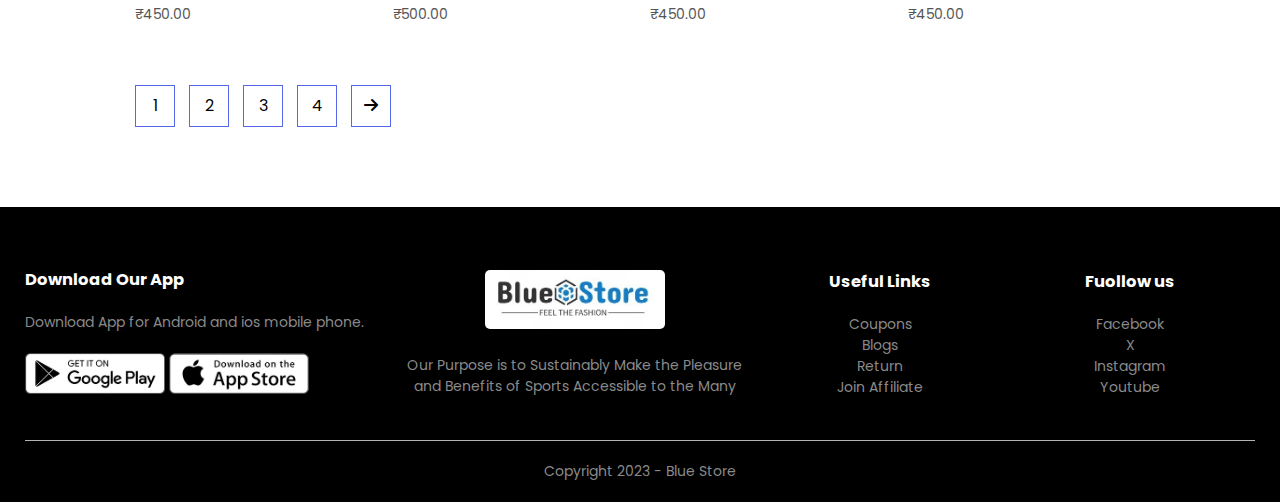
<file: products.html>
<!DOCTYPE html>
<html lang="en">
<head>
    <meta charset="UTF-8">
    <meta name="viewport" content="width=device-width, initial-scale=1.0">
    <title>All Products</title>
    <link rel="icon" href="imgs/icon.png">
    <link rel="stylesheet" href="./style.css">
    <link rel="preconnect" href="https://fonts.googleapis.com">
    <link rel="preconnect" href="https://fonts.gstatic.com" crossorigin>
    <link href="https://fonts.googleapis.com/css2?family=Poppins:wght@300;400;500;600;700&display=swap" rel="stylesheet">
    <link rel="stylesheet" href="https://cdnjs.cloudflare.com/ajax/libs/font-awesome/6.4.2/css/all.min.css"/>
</head>
<body>

    <!------------- header section -------------->

        <div class="container">
            <div class="navbar"> 
                <div class="logo">
                    <a href="index.html"><img id="logo" src="imgs/blue-store.PNG" width="125px"></a>
                </div>
                <nav>
                    <ul id="MenuItems">
                        <li><a href="index.html">Home</a></li>
                        <li><a href="products.html">Products</a></li>
                        <li><a href="#">About</a></li>
                        <li><a href="#contact">Cantact</a></li>
                        <li><a href="account.html">Account</a></li>
                    </ul>
                </nav>
                <a href="cart.html"><img src="imgs/cart.png" width="30px" height="30px"></a>
                <img src="imgs/menu.png" class="menu-icon" onclick="menutoggle()">
            </div>
        </div>



    <div class="small-container">

        <div class="row row-2">
            <h2>All Products</h2>
            <select>
                <option>Defualt Sorting</option>
                <option>Sort by Price</option>
                <option>Sort By Popularity</option>
                <option>Sort By Ratings</option>
                <option>Sort Products</option>
            </select>
        </div>

        <div class="row">
            <div class="col-4">
                <a href="product-details.html"><img src="imgs-copy/product-1.jpg" height="315"></a>
                <a href="product-details.html"><h4>Red Printed T-Shirt</h4></a>
                <div class="rating">
                    <i class="fa fa-star"></i>
                    <i class="fa fa-star"></i>
                    <i class="fa fa-star"></i>
                    <i class="fa fa-star"></i>
                    <i class="fa fa-regular fa-star"></i>
                </div>
                <p>₹499.00</p>
            </div>
            <div class="col-4">
                <img src="imgs/product-2.jpg" alt="">
                <h4>XHR Men Black Running Shoe</h4>
                <div class="rating">
                    <i class="fa fa-star"></i>
                    <i class="fa fa-star"></i>
                    <i class="fa fa-star"></i>
                    <i class="fa fa-star"></i>
                    <i class="fa fa-solid fa-star-half-stroke"></i>
                </div>
                <p>₹1099.00</p>
            </div>
            <div class="col-4">
                <img src="imgs/product-3.jpg" alt="">
                <h4>Grey Regular Fit Trackpants</h4>
                <div class="rating">
                    <i class="fa fa-star"></i>
                    <i class="fa fa-star"></i>
                    <i class="fa fa-star"></i>
                    <i class="fa fa-solid fa-star-half-stroke"></i>
                    <i class="fa fa-regular fa-star"></i>
                </div>
                <p>₹999.00</p>
            </div>
            <div class="col-4">
                <img src="imgs/product-4.jpg" alt="">
                <h4>PUMA Pique Polo</h4>
                <div class="rating">
                    <i class="fa fa-star"></i>
                    <i class="fa fa-star"></i>
                    <i class="fa fa-star"></i>
                    <i class="fa fa-star"></i>
                    <i class="fa fa-solid fa-star-half-stroke"></i>
                </div>
                <p>₹799.00</p>
            </div>
        </div>

        <div class="row">
            <div class="col-4">
                <img src="imgs/product-5.jpg" alt="">
                <h4>HRX Grey High-Top Shoes</h4>
                <div class="rating">
                    <i class="fa fa-star"></i>
                    <i class="fa fa-star"></i>
                    <i class="fa fa-star"></i>
                    <i class="fa fa-star"></i>
                    <i class="fa fa-solid fa-star-half-stroke"></i>
                </div>
                <p>₹1199.00</p>
            </div>
            <div class="col-4">
                <img src="imgs/product-6.jpg" alt="">
                <h4>Red Printed T-Shirt</h4>
                <div class="rating">
                    <i class="fa fa-star"></i>
                    <i class="fa fa-star"></i>
                    <i class="fa fa-star"></i>
                    <i class="fa fa-star"></i>
                    <i class="fa fa-solid fa-star-half-stroke"></i>
                </div>
                <p>₹500.00</p>
            </div>
            <div class="col-4">
                <img src="imgs/product-7.jpg" alt="">
                <h4>Red Printed T-Shirt</h4>
                <div class="rating">
                    <i class="fa fa-star"></i>
                    <i class="fa fa-star"></i>
                    <i class="fa fa-star"></i>
                    <i class="fa fa-solid fa-star-half-stroke"></i>
                    <i class="fa fa-regular fa-star"></i>
                </div>
                <p>₹450.00</p>
            </div>
            <div class="col-4">
                <img src="imgs/product-8.jpg" alt="">
                <h4>Red Printed T-Shirt</h4>
                <div class="rating">
                    <i class="fa fa-star"></i>
                    <i class="fa fa-star"></i>
                    <i class="fa fa-star"></i>
                    <i class="fa fa-star"></i>
                    <i class="fa fa-solid fa-star-half-stroke"></i>
                </div>
                <p>₹450.00</p>
            </div>
        </div>
        <div class="row">
            <div class="col-4">
                <img src="imgs/product-9.jpg" alt="">
                <h4>Red Printed T-Shirt</h4>
                <div class="rating">
                    <i class="fa fa-star"></i>
                    <i class="fa fa-star"></i>
                    <i class="fa fa-star"></i>
                    <i class="fa fa-star"></i>
                    <i class="fa fa-regular fa-star"></i>
                </div>
                <p>₹450.00</p>
            </div>
            <div class="col-4">
                <img src="imgs/product-10.jpg" alt="">
                <h4>Red Printed T-Shirt</h4>
                <div class="rating">
                    <i class="fa fa-star"></i>
                    <i class="fa fa-star"></i>
                    <i class="fa fa-star"></i>
                    <i class="fa fa-star"></i>
                    <i class="fa fa-solid fa-star-half-stroke"></i>
                </div>
                <p>₹500.00</p>
            </div>
            <div class="col-4">
                <img src="imgs/product-11.jpg" alt="">
                <h4>Red Printed T-Shirt</h4>
                <div class="rating">
                    <i class="fa fa-star"></i>
                    <i class="fa fa-star"></i>
                    <i class="fa fa-star"></i>
                    <i class="fa fa-solid fa-star-half-stroke"></i>
                    <i class="fa fa-regular fa-star"></i>
                </div>
                <p>₹450.00</p>
            </div>
            <div class="col-4">
                <img src="imgs/product-12.jpg" alt="">
                <h4>Red Printed T-Shirt</h4>
                <div class="rating">
                    <i class="fa fa-star"></i>
                    <i class="fa fa-star"></i>
                    <i class="fa fa-star"></i>
                    <i class="fa fa-star"></i>
                    <i class="fa fa-solid fa-star-half-stroke"></i>
                </div>
                <p>₹450.00</p>
            </div>
        </div>

        <div class="page-btn">
            <span>1</span>
            <span>2</span>
            <span>3</span>
            <span>4</span>
            <span><i class="fa-solid fa-arrow-right"></i></span>
        </div>

    </div>
 
    <!---------- footer ------------>

    <div class="footer" id="contact">
        <div class="container">
            <div class="row">
                <div class="footer-col-1">
                    <h3>Download Our App</h3>
                    <p>Download App for Android and ios mobile phone.</p>
                    <div class="app-logo">
                        <img src="imgs/play-store.png" alt="">
                        <img src="imgs/app-store.png" alt="">
                    </div>
                </div>
                <div class="footer-col-2">
                    <img src="imgs/blue-store.PNG" >
                    <p>Our Purpose is to Sustainably Make the Pleasure and
                        Benefits of Sports Accessible to the Many
                    </p>
                </div>
                <div class="footer-col-3">
                    <h3>Useful Links</h3>
                    <ul>
                        <li>Coupons</li>
                        <li>Blogs</li>
                        <li>Return</li>
                        <li>Join Affiliate</li>
                    </ul>
                </div>
                <div class="footer-col-4">
                    <h3>Fuollow us</h3>
                    <ul>
                        <li>Facebook</li>
                        <li>X</li>
                        <li>Instagram</li>
                        <li>Youtube</li>
                    </ul>
                </div>
            </div>
            <hr>
            <p class="copyright">Copyright 2023 - Blue Store</p>
        </div>
    </div>

    <!-------- JS for toggle menu ---------->

    <script>
        var MenuItems = document.getElementById("MenuItems");

        MenuItems.style.maxHeight = "0px";

        function menutoggle(){
            if(MenuItems.style.maxHeight == "0px"){
                MenuItems.style.maxHeight = "200px"
            }
            else{
                MenuItems.style.maxHeight = "0px"
            }
        }
    </script>

</body>
</html>
</file>
<file: style.css>
*{
    margin: 0;
    padding: 0;
    box-sizing: border-box;
}
body{
    font-family: 'Poppins', sans-serif;
}
.navbar{
    display: flex;
    align-items: center;
    padding: 20px;
}
nav{
    flex: 1;
    text-align: right;
}
nav ul{
    display: inline-block;
    list-style-type: none;

}
nav ul li{
    display: inline-block;
    margin-right: 20px;
}
#logo{
    width: 180px;
    border-radius: 5px;
}
a{
    text-decoration: none;
    color: #555;
}
p{
    color: #555;
}
.container{
    max-width: 1300px;
    margin: auto;
    padding-left: 25px;
    padding-right: 25px;
}
.row{
    display: flex;
    align-items: center;
    flex-wrap: wrap;
    justify-content: space-around;
}
.col-2{
    flex-basis: 50%;
    min-width: 300px;
}
.col-2 img{
    max-width: 100%;
    padding: 50px 0;
}
.col-2 h1{
    font-size: 50px;
    line-height: 60px;
    margin: 25px 0;
}
.btn{
    display: inline-block;
    background: #1a36ea; /*main color*/
    color: #fff;
    padding: 8px 30px;
    margin: 30px 0;
    border-radius: 30px;
    transition: background 0.5s;
}
.btn:hover{
    background: #0f095b;
}
.header{
    background: radial-gradient(#fff,#1299ed);
}
.header .row{
    margin-top: 70px;
}
.categories{
    margin: 70px 0;
}
.col-3{
    flex-basis: 30%;
    min-width: 250px;
    margin-bottom: 30px;
}
.col-3 img{
    width: 100%;

}
.small-container{
    max-width: 1080px;
    margin: auto;
    padding-left: 25px;
    padding-right: 25px;
}
.col-4{
    flex-basis: 25%;
    padding: 10px;
    min-width: 200px;
    margin-bottom: 50px;
    transition: transform 0.5s;
}
.col-4 img{
    width: 100%;
}
.title{
    text-align: center;
    margin: 0 auto 80px;
    position: relative;
    line-height: 60px;
    color: #555;
}
.title::after{
    content: '';
    background: #1a36ea;
    width: 80px;
    height: 5px;
    border-radius: 5px;
    position: absolute;
    bottom: 0;
    left: 50%;
    transform: translateX(-50%);
}
h4{
    color: #555;
    font-weight: normal;
}
.col-4 p{
    font-size: 14px;
}
.rating .fa{
    color: #1a36ea;
}

.col-4:hover{
    transform: translateY(-5px);
}

/* ---------- offer ------------ */

.offer{
    background: radial-gradient(#fff,#75beec);
    margin-top: 80px;
    padding: 30px 0;
}

.col-2 .offer-img{
    padding: 50px;
}
small{
    color: #555;
}

/* -----------  testimonial ----------- */

.testimonial{
    padding-top: 100px;
}
.testimonial .col-3{
    text-align: center;
    padding: 40px 20px;
    box-shadow: 0 0 20px 0px rgba(0, 0, 0, 0.1);
    cursor: pointer;
    transition: transform 0.5s;
}
.testimonial .col-3 img{
    width: 50px;
    margin-top: 20px;
    border-radius: 50px;
}
.testimonial .col-3:hover{
    transform: translateY(-10px);
}
.fa.fa-quote-left{
    font-size: 34px;
    color: #1a36ea;
}
.col-3 p{
    font-size: 12px;
    margin: 12px 0;
    color: #777;
}
.testimonial .col-3 h3{
    font-weight: 600;
    color:#555;
    font-size: 16px;
}

/*----------- brands ------------*/

.brands{
    margin: 100px auto;
}
.col-5{
    width: 160px;
}
.col-5 img{
    width: 100%;
    cursor: pointer;
    filter: grayscale(100%);
}
.col-5 img:hover{
    filter: grayscale(0);
}

/* -------------- Footer -------------- */

.footer{
    background: #000;
    color: #8a8a8a;
    font-size: 14px;
    padding: 60px 0 20px;
}
.footer p{
    color: #8a8a8a;
}
.footer h3{
    color: #fff;
    margin-bottom : 20px;
}
.footer-col-1, .footer-col-2, .footer-col-3, .footer-col-4{
    min-width: 250px;
    margin-bottom: 20px;
}
.footer-col-1{
    flex-basis: 30%;
}
.footer-col-2{
    flex: 1;
    text-align: center;
}
.footer-col-2 img{
    width: 180px;
    margin-bottom: 20px;
    border-radius: 5px;
}
.footer-col-3, .footer-col-4{
    flex-basis: 12%;
    text-align: center;
}
ul{
    list-style: none;
}
.app-logo{
    margin-top: 20px;
}
.app-logo img{
    width: 140px;
}
.footer hr{
    border: none;
    background: #b5b5b5;
    height: 1px;
    margin: 20px 0;
}
.copyright{
    text-align: center;
}
.menu-icon{
    width: 28px;
    margin-left: 20px;
    display: none;
}

/* ----------- All products page --------------- */

.row-2{
    justify-content: space-between;
    margin: 100px auto 50px;
}
select{
    background: #fff;
    border: 1px solid #5568e8;
    padding: 5px;
}
select:focus{
    outline: none;
}
.page-btn{
    margin: 0 auto 80px;
}
.page-btn span{
    display: inline-block;
    border: 1px solid #5568e8;
    margin-left: 10px;
    width: 40px;
    text-align: center;
    line-height: 40px;
    cursor: pointer;
}
.page-btn span:hover{
    background-color: #5568e8;
    color: #fff;
}

/*----------- single product details ------------*/

.single-product{
    margin-top: 80px;
}
.single-product .col-2 img{
    padding: 0;
}
.single-product .col-2{
    padding: 20px;
}
.single-product h4{
    margin: 20px 0;
    font-size: 22px;
    font-weight: bold;
}
.single-product select{
    display: block;
    padding: 10px;
    margin-top: 20px;
}
.single-product input{
    width: 50px;
    height: 40px;
    padding-left: 10px;
    font-size: 20px;
    border: 1px solid #5568e8;
}
input:focus{
    outline: none;
}
.single-product .fa-indent{
    color: #1a36ea;
    margin-left: 10px;
}

.small-img-row{
    display: flex;
    justify-content: space-between;
}
.small-img-col{
    flex-basis: 24%;
    cursor: pointer;
}



/* ------- cart items details -------- */

.cart-page{
    margin: 80px auto;
}
table{
    width: 100%;
    border-collapse: collapse;
}
.cart-info{
    display: flex;
    flex-wrap: wrap;
}
th{
    text-align: left;
    padding: 5px;
    color: #fff;
    background: #5568e8;
    font-weight: normal;
}
td{
    padding: 10px 5px;
}
td input{
    width: 40px;
    height: 30px;
    padding: 5px;
}
td a{
    color: #1a36ea;
    font-size: 12px;
}
td img{
    width: 80px;
    height: 80px;
    margin-right:  10px;
}
.total-price{
    display: flex;
    justify-content: flex-end;
}
.total-price table{
    border-top: 3px solid #1a36ea;
    width: 100%;
    max-width: 400px;
}
td:last-child{
    text-align: right;
}
th:last-child{
    text-align: right;
}

/* -------- account page --------- */

.account-page{
    padding: 50px 0;
    background: radial-gradient(#fff,#75beec);
}
.form-container{
    background: #fff;
    width: 300px;
    height: 400px;
    position: relative;
    text-align: center;
    padding: 20px 0;
    margin: auto;
    box-shadow: 0 0 20px 0px rgba(0, 0, 0, 0.1);
    overflow: hidden;
    border-radius: 6px;
}
.form-container span{
    font-weight: bold;
    padding: 0 10px;
    color: #555;
    cursor: pointer;
    width: 100px;
    display: inline-block;
}
.form-btn{
    display: inline-block;
}
.form-container form{
    max-width: 300px;
    padding: 0 20px;
    position: absolute;
    top: 130px;
    transition: transform 1s;
}
form input{
    width: 100%;
    height: 30px;
    margin: 10px 0;
    padding: 0 10px;
    border: 1px solid #ccc;
    border-radius: 10px;
}
form .btn{
    width: 100%;
    border: none;
    cursor: pointer;
    margin: 10px 0;
}
form .btn:focus{
    outline: none;
}
#LoginForm{
    left: -300px;
}
#RegForm{
    left: 0;
}
form a{
    font-size: 12px;
}
#Indicator{
    width: 100px;
    border: none;
    background: #1a36ea;
    height: 3px;
    margin-top: 8px;
    transform: translateX(100px);
    transition: transform 1s;
}






/* ---------- media query for menu ------------- */

@media only screen and (max-width: 800px){
    
    nav ul{
        position: absolute;
        top: 70px;
        left: 0;
        background: #333;
        width: 100%;
        overflow: hidden;
        transition: max-heigth 0.5s;
    }
    nav ul li{
        display: block;
        margin-right: 50px;
        margin-top: 10px;
        margin-bottom: 10px;
    }
    nav ul li a{
        color: #fff;
    }
    .menu-icon{
        display: block;
        cursor: pointer;
    }
}

/* meadia query for less than 600 screen size */

@media only screen and (max-width: 600px){
    .row{
        text-align: center;
    }
    .col-2, .col-3, .col-4{
        flex-basis: 100%;
    }
    .single-product .row{
        text-align: left;
    }
    .single-product .col-2{
        padding: 20px 0;
    }
    .single-product h1{
        font-size: 26px;
        line-height: 32px;
    }
    .cart-info p{
        display: none;
    }
}
</file>
